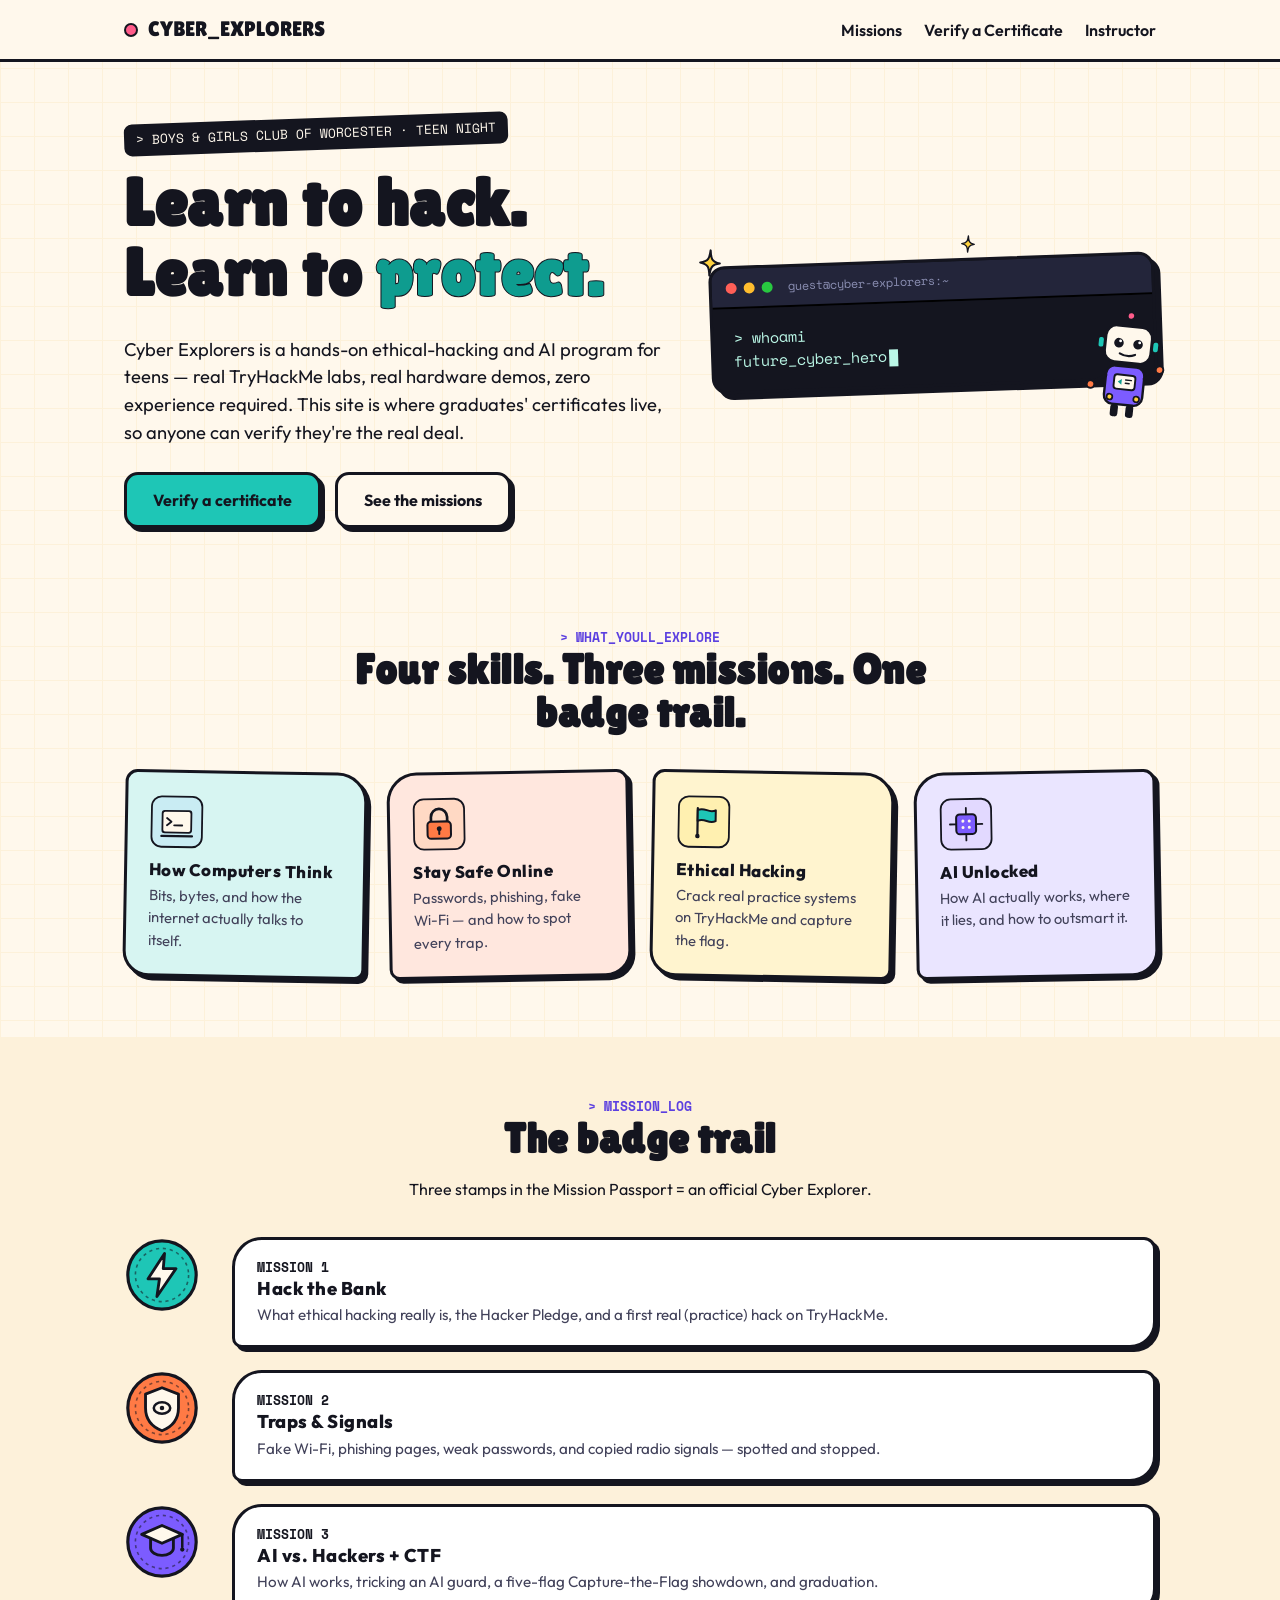
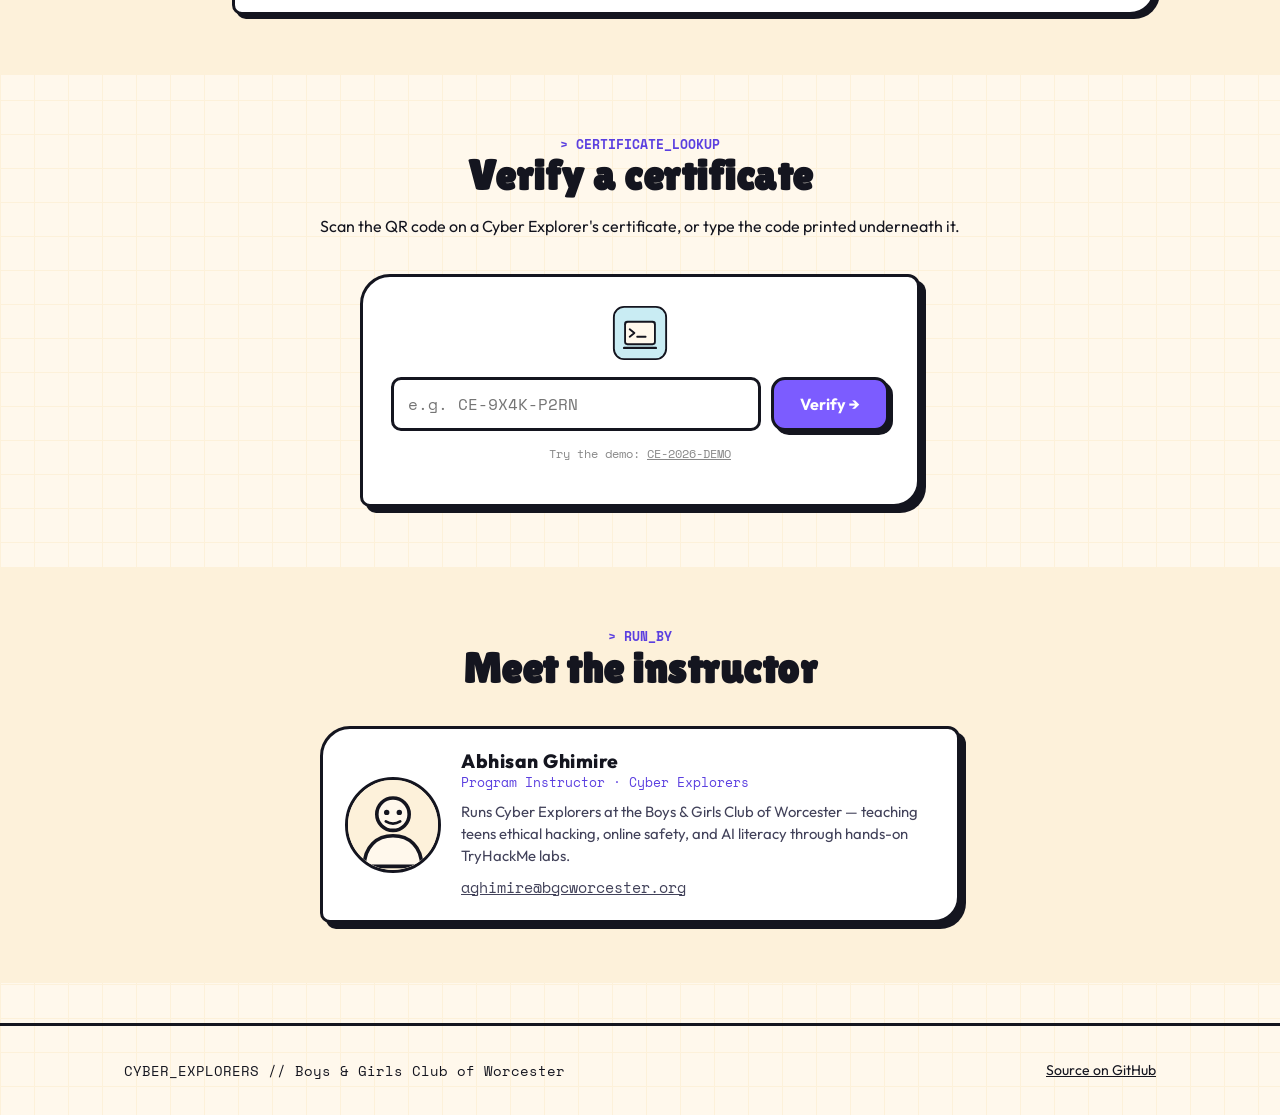
<file: index.html>
<!doctype html>
<html lang="en">
<head>
<meta charset="utf-8">
<meta name="viewport" content="width=device-width, initial-scale=1">
<title>Cyber Explorers — Boys &amp; Girls Club of Worcester</title>
<meta name="description" content="Cyber Explorers is a hands-on ethical-hacking and AI program for teens at the Boys & Girls Club of Worcester. Verify a graduate's certificate here.">
<link rel="icon" type="image/svg+xml" href="assets/img/doodles/favicon.svg">
<link rel="stylesheet" href="assets/css/style.css">
</head>
<body>

<nav class="site-nav">
  <div class="wrap">
    <a class="brand" href="index.html">
      <span class="brand-dot"></span> CYBER_EXPLORERS
    </a>
    <div class="nav-links" id="nav-links">
      <a href="#missions">Missions</a>
      <a href="#verify">Verify a Certificate</a>
      <a href="#team">Instructor</a>
    </div>
  </div>
</nav>

<header class="hero">
  <div class="wrap hero-grid">
    <div>
      <span class="eyebrow">&gt; BOYS &amp; GIRLS CLUB OF WORCESTER · TEEN NIGHT</span>
      <h1>Learn to hack.<br>Learn to <span class="hl-teal">protect.</span></h1>
      <p class="lead">
        Cyber Explorers is a hands-on ethical-hacking and AI program for teens — real
        TryHackMe labs, real hardware demos, zero experience required. This site is where
        graduates' certificates live, so anyone can verify they're the real deal.
      </p>
      <div class="hero-actions">
        <a class="btn btn-teal" href="#verify">Verify a certificate</a>
        <a class="btn btn-ghost" href="#missions">See the missions</a>
      </div>
    </div>
    <div class="hero-art">
      <div class="terminal" style="transform:rotate(-2deg);">
        <div class="terminal-bar">
          <span class="terminal-dot red"></span>
          <span class="terminal-dot yellow"></span>
          <span class="terminal-dot green"></span>
          <span class="terminal-title">guest@cyber-explorers:~</span>
        </div>
        <div class="terminal-body" id="hero-terminal-body"></div>
      </div>
      <img src="assets/img/doodles/mascot-robot.svg" alt="" aria-hidden="true" class="mascot-doodle"
           style="width:96px;position:absolute;right:-18px;bottom:-38px;transform:rotate(6deg);">
      <img src="assets/img/doodles/sparkle.svg" alt="" aria-hidden="true"
           style="width:28px;position:absolute;left:-14px;top:-10px;">
      <img src="assets/img/doodles/sparkle.svg" alt="" aria-hidden="true"
           style="width:18px;position:absolute;right:40%;top:-24px;">
    </div>
  </div>
</header>

<section class="section">
  <div class="wrap">
    <div class="section-head">
      <div class="tag">&gt; WHAT_YOULL_EXPLORE</div>
      <h2>Four skills. Three missions. One badge trail.</h2>
    </div>
    <div class="card-grid cols-4">
      <div class="feature-card tint-teal">
        <img class="icon-box" src="assets/img/doodles/icon-terminal.svg" alt="">
        <h3>How Computers Think</h3>
        <p>Bits, bytes, and how the internet actually talks to itself.</p>
      </div>
      <div class="feature-card tint-orange">
        <img class="icon-box" src="assets/img/doodles/icon-lock.svg" alt="">
        <h3>Stay Safe Online</h3>
        <p>Passwords, phishing, fake Wi-Fi — and how to spot every trap.</p>
      </div>
      <div class="feature-card tint-yellow">
        <img class="icon-box" src="assets/img/doodles/icon-flag.svg" alt="">
        <h3>Ethical Hacking</h3>
        <p>Crack real practice systems on TryHackMe and capture the flag.</p>
      </div>
      <div class="feature-card tint-purple">
        <img class="icon-box" src="assets/img/doodles/icon-chip.svg" alt="">
        <h3>AI Unlocked</h3>
        <p>How AI actually works, where it lies, and how to outsmart it.</p>
      </div>
    </div>
  </div>
</section>

<section class="section" id="missions" style="background:var(--paper-2);">
  <div class="wrap">
    <div class="section-head">
      <div class="tag">&gt; MISSION_LOG</div>
      <h2>The badge trail</h2>
      <p>Three stamps in the Mission Passport = an official Cyber Explorer.</p>
    </div>
    <div class="timeline">
      <div class="timeline-item">
        <img class="timeline-badge" src="assets/img/doodles/badge-first-hack.svg" alt="First Hack badge">
        <div class="timeline-card">
          <div class="date mono">MISSION 1</div>
          <h3>Hack the Bank</h3>
          <p>What ethical hacking really is, the Hacker Pledge, and a first real (practice) hack on TryHackMe.</p>
        </div>
      </div>
      <div class="timeline-item">
        <img class="timeline-badge" src="assets/img/doodles/badge-trap-spotter.svg" alt="Trap Spotter badge">
        <div class="timeline-card">
          <div class="date mono">MISSION 2</div>
          <h3>Traps &amp; Signals</h3>
          <p>Fake Wi-Fi, phishing pages, weak passwords, and copied radio signals — spotted and stopped.</p>
        </div>
      </div>
      <div class="timeline-item">
        <img class="timeline-badge" src="assets/img/doodles/badge-cyber-explorer.svg" alt="Cyber Explorer badge">
        <div class="timeline-card">
          <div class="date mono">MISSION 3</div>
          <h3>AI vs. Hackers + CTF</h3>
          <p>How AI works, tricking an AI guard, a five-flag Capture-the-Flag showdown, and graduation.</p>
        </div>
      </div>
    </div>
  </div>
</section>

<section class="section" id="verify">
  <div class="wrap">
    <div class="section-head">
      <div class="tag">&gt; CERTIFICATE_LOOKUP</div>
      <h2>Verify a certificate</h2>
      <p>Scan the QR code on a Cyber Explorer's certificate, or type the code printed underneath it.</p>
    </div>
    <div class="sticker lookup-box">
      <img src="assets/img/doodles/icon-terminal.svg" alt="" style="width:56px;margin:0 auto;">
      <form id="lookup-form">
        <input type="text" id="lookup-id" placeholder="e.g. CE-9X4K-P2RN" autocomplete="off" aria-label="Certificate ID">
        <button type="submit" class="btn btn-purple">Verify &rarr;</button>
      </form>
      <p class="mono" style="font-size:.78rem;color:#888;margin-top:14px;">
        Try the demo: <a href="verify.html?id=CE-2026-DEMO">CE-2026-DEMO</a>
      </p>
    </div>
  </div>
</section>

<section class="section" id="team" style="background:var(--paper-2);">
  <div class="wrap">
    <div class="section-head">
      <div class="tag">&gt; RUN_BY</div>
      <h2>Meet the instructor</h2>
    </div>
    <div id="team-list" style="max-width:640px;margin:0 auto;display:grid;gap:18px;"></div>
  </div>
</section>

<footer class="site-footer">
  <div class="wrap">
    <div class="mono">CYBER_EXPLORERS // Boys &amp; Girls Club of Worcester</div>
    <div>
      <a href="https://github.com/abhisanGhimire/cyber-explorers-verify" target="_blank" rel="noopener">Source on GitHub</a>
    </div>
  </div>
</footer>

<script src="assets/js/main.js"></script>
</body>
</html>
</file>
<file: assets/css/style.css>
/* ==========================================================================
   Cyber Explorers — design system
   Doodle / zine / sticker aesthetic: flat color, thick ink outlines,
   hard offset shadows, slight rotations, graph-paper backdrop.
   No soft gradients, no glassmorphism, no icon-in-a-circle grids.
   ========================================================================== */

@import url('https://fonts.googleapis.com/css2?family=Lilita+One&family=Space+Mono:wght@400;700&family=Outfit:wght@400;500;600;700;800&display=swap');

:root{
  --ink:        #14151f;
  --paper:      #fff8ec;
  --paper-2:    #fdf1da;
  --white:      #ffffff;
  --teal:       #1ec6b6;
  --teal-dark:  #0e9c8f;
  --orange:     #ff7a45;
  --orange-dark:#e35d28;
  --purple:     #7c5cff;
  --purple-dark:#5b3fe0;
  --yellow:     #ffd23f;
  --pink:       #ff5c8a;
  --grey-lock:  #c9c4b8;

  --radius-blob: 30px 12px 26px 10px;
  --radius-blob-2: 12px 30px 10px 26px;
  --shadow-hard: 6px 6px 0 var(--ink);
  --shadow-hard-sm: 4px 4px 0 var(--ink);
  --shadow-hard-lg: 9px 9px 0 var(--ink);

  --font-display: 'Lilita One', system-ui, sans-serif;
  --font-mono: 'Space Mono', ui-monospace, monospace;
  --font-body: 'Outfit', system-ui, sans-serif;
}

*, *::before, *::after{ box-sizing: border-box; }

html{ scroll-behavior: smooth; }

body{
  margin:0;
  font-family: var(--font-body);
  color: var(--ink);
  background-color: var(--paper);
  background-image:
    linear-gradient(var(--paper-2) 1px, transparent 1px),
    linear-gradient(90deg, var(--paper-2) 1px, transparent 1px);
  background-size: 34px 34px;
  line-height: 1.5;
  overflow-x: hidden;
}

img{ max-width: 100%; display:block; }
a{ color: inherit; }

h1, h2, h3{
  font-family: var(--font-display);
  line-height: 1.05;
  letter-spacing: 0.5px;
  margin: 0 0 .4em;
}

.mono{ font-family: var(--font-mono); }

.wrap{
  max-width: 1080px;
  margin: 0 auto;
  padding: 0 24px;
}

/* ---------- Buttons ---------- */
.btn{
  display:inline-flex;
  align-items:center;
  gap:8px;
  font-family: var(--font-body);
  font-weight: 700;
  font-size: 1rem;
  padding: 13px 26px;
  border: 3px solid var(--ink);
  border-radius: 14px;
  background: var(--yellow);
  color: var(--ink);
  box-shadow: var(--shadow-hard-sm);
  cursor: pointer;
  text-decoration: none;
  transition: transform .12s ease, box-shadow .12s ease;
}
.btn:hover{ transform: translate(-2px,-2px); box-shadow: 6px 6px 0 var(--ink); }
.btn:active{ transform: translate(1px,1px); box-shadow: 2px 2px 0 var(--ink); }
.btn.btn-teal{ background: var(--teal); color: var(--ink); }
.btn.btn-purple{ background: var(--purple); color: #fff; }
.btn.btn-ghost{ background: var(--paper); }
.btn.btn-sm{ padding: 9px 18px; font-size: .9rem; border-width: 2px; box-shadow: 3px 3px 0 var(--ink); }

/* ---------- Nav ---------- */
.site-nav{
  position: sticky; top:0; z-index: 50;
  background: var(--paper);
  border-bottom: 3px solid var(--ink);
}
.site-nav .wrap{
  display:flex; align-items:center; justify-content:space-between;
  padding-top: 14px; padding-bottom: 14px;
}
.brand{
  display:flex; align-items:center; gap:10px;
  font-family: var(--font-display);
  font-size: 1.3rem;
  text-decoration:none;
  color: var(--ink);
}
.brand .brand-dot{
  width: 14px; height: 14px; border-radius: 50%;
  background: var(--pink); border: 2px solid var(--ink);
  display:inline-block;
}
.nav-links{ display:flex; gap: 22px; align-items:center; font-weight:600; }
.nav-links a{ text-decoration:none; position:relative; }
.nav-links a:hover{ color: var(--orange-dark); }

/* ---------- Sticker card (base for boxes) ---------- */
.sticker{
  background: var(--white);
  border: 3px solid var(--ink);
  border-radius: var(--radius-blob);
  box-shadow: var(--shadow-hard);
}

/* ---------- Terminal chrome ---------- */
.terminal{
  background: var(--ink);
  color: #baf7e6;
  border: 3px solid var(--ink);
  border-radius: 16px;
  box-shadow: var(--shadow-hard);
  font-family: var(--font-mono);
  overflow: hidden;
}
.terminal-bar{
  display:flex; gap:7px; align-items:center;
  padding: 10px 14px;
  background: #23253a;
  border-bottom: 2px solid #000;
}
.terminal-dot{ width:11px; height:11px; border-radius:50%; }
.terminal-dot.red{ background:#ff5f57; }
.terminal-dot.yellow{ background:#ffbd2e; }
.terminal-dot.green{ background:#28c840; }
.terminal-title{ margin-left: 8px; font-size: .75rem; color:#8b8fb3; }
.terminal-body{ padding: 18px 20px; font-size: .95rem; white-space: pre-wrap; min-height: 40px; }
.terminal-body .cursor{ display:inline-block; width:9px; height:1.1em; background:#baf7e6; vertical-align: text-bottom; animation: blink 1s steps(1) infinite; margin-left: 2px;}
@keyframes blink{ 50%{ opacity: 0; } }

/* ---------- Hero ---------- */
.hero{ padding: 56px 0 40px; position: relative; }
.hero-grid{
  display:grid; grid-template-columns: 1.1fr .9fr; gap: 40px; align-items:center;
}
.eyebrow{
  display:inline-block;
  font-family: var(--font-mono);
  font-size: .82rem;
  background: var(--ink); color: var(--paper);
  padding: 6px 12px; border-radius: 8px;
  transform: rotate(-2deg);
  margin-bottom: 18px;
}
.hero h1{
  font-size: clamp(2.4rem, 6vw, 4.2rem);
}
.hero h1 .hl-teal{ color: var(--teal-dark); -webkit-text-stroke: 1px var(--ink); }
.hero h1 .hl-orange{ color: var(--orange-dark); -webkit-text-stroke: 1px var(--ink); }
.hero p.lead{ font-size: 1.15rem; max-width: 46ch; margin-bottom: 26px; }
.hero-actions{ display:flex; gap: 14px; flex-wrap: wrap; }
.hero-art{ position:relative; }
.hero-art img{ transform: rotate(3deg); }

.doodle-float{ position:absolute; opacity:.9; }

/* ---------- Section headers ---------- */
.section{ padding: 60px 0; }
.section-head{ text-align:center; max-width: 640px; margin: 0 auto 36px; }
.section-head .tag{
  font-family: var(--font-mono); font-size:.8rem;
  color: var(--purple-dark); font-weight:700;
}
.section-head h2{ font-size: clamp(1.8rem, 4vw, 2.6rem); }
.squiggle{ height: 22px; margin: 6px auto 0; display:block; }

/* ---------- Feature / mission cards ---------- */
.card-grid{
  display:grid; grid-template-columns: repeat(2, 1fr); gap: 22px;
}
@media (min-width: 760px){
  .card-grid.cols-4{ grid-template-columns: repeat(4, 1fr); }
}
.feature-card{
  padding: 22px;
  background: var(--white);
  border: 3px solid var(--ink);
  border-radius: var(--radius-blob-2);
  box-shadow: var(--shadow-hard-sm);
  transition: transform .15s ease, box-shadow .15s ease;
}
.feature-card:nth-child(2n){ border-radius: var(--radius-blob); transform: rotate(-1deg); }
.feature-card:nth-child(2n+1){ transform: rotate(1deg); }
.feature-card:hover{ transform: translateY(-4px) rotate(0); box-shadow: var(--shadow-hard); }
.feature-card .icon-box{ width:54px; height:54px; margin-bottom: 12px; }
.feature-card h3{ font-family: var(--font-body); font-weight: 800; font-size: 1.05rem; }
.feature-card p{ margin:0; font-size: .92rem; color:#42425a; }

.tint-teal   { background: color-mix(in srgb, var(--teal) 18%, white); }
.tint-orange { background: color-mix(in srgb, var(--orange) 18%, white); }
.tint-purple { background: color-mix(in srgb, var(--purple) 16%, white); }
.tint-yellow { background: color-mix(in srgb, var(--yellow) 25%, white); }

/* ---------- Mission timeline ---------- */
.timeline{ display:flex; flex-direction:column; gap: 22px; }
.timeline-item{
  display:grid; grid-template-columns: 90px 1fr; gap: 18px; align-items:start;
}
.timeline-badge{ width: 76px; height:76px; }
.timeline-card{
  padding: 18px 22px;
  border: 3px solid var(--ink);
  border-radius: var(--radius-blob);
  box-shadow: var(--shadow-hard-sm);
  background: var(--white);
}
.timeline-card .date{ font-family: var(--font-mono); font-size:.8rem; font-weight:700; }
.timeline-card h3{ font-family: var(--font-body); font-weight:800; margin: 2px 0 6px; font-size: 1.15rem; }
.timeline-card p{ margin:0; font-size: .95rem; color:#42425a; }

/* ---------- Team / instructor ---------- */
.team-card{
  display:flex; gap: 20px; align-items:center;
  padding: 22px;
  background: var(--white);
  border: 3px solid var(--ink);
  border-radius: var(--radius-blob);
  box-shadow: var(--shadow-hard);
}
.avatar{
  width: 96px; height: 96px; border-radius: 50%;
  border: 3px solid var(--ink);
  object-fit: cover; background: var(--paper-2);
  flex-shrink:0;
}
.avatar.sm{ width: 56px; height:56px; }
.team-card h3{ font-family: var(--font-body); font-weight:800; font-size: 1.2rem; margin-bottom:2px; }
.team-card .role{ font-family: var(--font-mono); font-size: .8rem; color: var(--purple-dark); }
.team-card p.bio{ margin: 8px 0 0; font-size: .93rem; color:#42425a; }

/* ---------- Verify lookup box ---------- */
.lookup-box{
  padding: 28px;
  max-width: 560px;
  margin: 0 auto;
  text-align:center;
}
.lookup-box form{ display:flex; gap: 10px; margin-top: 16px; flex-wrap: wrap; justify-content:center;}
.lookup-box input[type="text"]{
  font-family: var(--font-mono);
  padding: 12px 14px;
  border: 3px solid var(--ink);
  border-radius: 10px;
  font-size: 1rem;
  flex: 1 1 220px;
  min-width: 0;
}
.lookup-box input[type="text"]:focus{ outline: 3px solid var(--yellow); }

/* ---------- Footer ---------- */
.site-footer{
  border-top: 3px solid var(--ink);
  padding: 34px 0;
  margin-top: 40px;
  font-size: .88rem;
}
.site-footer .wrap{ display:flex; justify-content:space-between; flex-wrap:wrap; gap: 12px; align-items:center; }
.site-footer a{ text-decoration: underline; }

/* ---------- Verify page specific ---------- */
.verify-stage{ min-height: 60vh; display:flex; align-items:center; justify-content:center; padding: 40px 16px; }
.cert-wrap{ max-width: 640px; width:100%; }

.cert-card{
  background: var(--white);
  border: 4px solid var(--ink);
  border-radius: 22px;
  box-shadow: var(--shadow-hard-lg);
  padding: 32px;
  position: relative;
  overflow: hidden;
}
.cert-card::before{
  content:"";
  position:absolute; inset:8px;
  border: 2px dashed var(--ink);
  border-radius: 14px;
  opacity: .35;
  pointer-events:none;
}
.cert-top{ display:flex; justify-content:space-between; align-items:flex-start; gap: 14px; }
.cert-org{ font-family: var(--font-mono); font-size: .78rem; color:#666; }
.cert-id{ font-family: var(--font-mono); font-size:.78rem; background: var(--paper-2); padding: 4px 10px; border-radius: 8px; border: 2px solid var(--ink); }

.status-ribbon{
  display:inline-flex; align-items:center; gap:8px;
  font-family: var(--font-mono); font-weight:700; font-size:.82rem;
  padding: 7px 14px; border-radius: 30px; border: 2.5px solid var(--ink);
  margin: 14px 0 4px;
}
.status-ribbon.graduate{ background: var(--teal); }
.status-ribbon.progress{ background: var(--yellow); }

.cert-person{ display:flex; gap: 20px; align-items:center; margin: 18px 0; }
.cert-photo{
  width: 92px; height: 92px; border-radius: 16px;
  border: 3px solid var(--ink); object-fit: cover;
  background: var(--paper-2);
  transform: rotate(-2deg);
}
.cert-name{ font-family: var(--font-display); font-size: 1.8rem; margin:0; }
.cert-alias{ font-family: var(--font-mono); font-size: .85rem; color: var(--purple-dark); }

.cert-meta{
  display:grid; grid-template-columns: 1fr 1fr; gap: 10px;
  font-size: .88rem; margin: 16px 0 20px;
  font-family: var(--font-mono);
}
.cert-meta div span{ display:block; color:#888; font-size:.72rem; text-transform:uppercase; letter-spacing:.05em; }

.badge-row{ display:flex; gap: 16px; justify-content:center; margin: 22px 0; flex-wrap: wrap; }
.badge-slot{ width: 84px; text-align:center; }
.badge-slot img, .badge-slot svg{ width: 74px; height:74px; }
.badge-slot.locked img, .badge-slot.locked svg{ filter: grayscale(1) opacity(.35); }
.badge-slot .label{ font-size: .68rem; font-family: var(--font-mono); margin-top:4px; font-weight:700; }

.verified-stamp{
  position: absolute;
  top: 26px; right: -18px;
  width: 128px; height:128px;
  transform: rotate(12deg);
}
.verified-stamp.fake{ display:none; }

.instructor-strip{
  display:flex; align-items:center; gap: 12px;
  border-top: 2px dashed var(--ink);
  padding-top: 16px; margin-top: 6px;
  font-size: .85rem;
}
.instructor-strip .sig{ font-family: 'Lilita One', cursive; font-size: 1.1rem; }

.error-card{
  text-align:center; padding: 42px 30px;
}
.error-card .code{ font-family: var(--font-mono); font-size: .85rem; color: var(--pink); margin-bottom: 10px; }
.error-card h2{ font-size: 1.9rem; }

/* ---------- Responsive ---------- */
@media (max-width: 760px){
  .hero-grid{ grid-template-columns: 1fr; }
  .hero-art{ order: -1; max-width: 260px; margin: 0 auto 34px; }
  .hero-art .terminal-body{ padding-bottom: 54px; }
  .hero-art .mascot-doodle{ width: 62px !important; right: -8px !important; bottom: -26px !important; }
  .card-grid{ grid-template-columns: 1fr; }
  .timeline-item{ grid-template-columns: 56px 1fr; }
  .timeline-badge{ width: 50px; height:50px; }
  .team-card{ flex-direction:column; text-align:center; }
  .site-nav .wrap{ flex-direction:column; gap: 10px; }
  .nav-links{ gap: 14px; font-size:.9rem; flex-wrap: wrap; justify-content:center; }
  .cert-person{ flex-direction:column; text-align:center; }
  .cert-meta{ grid-template-columns: 1fr; }
  .verified-stamp{ width: 92px; height:92px; top: 14px; right: -10px; }
}
</file>
